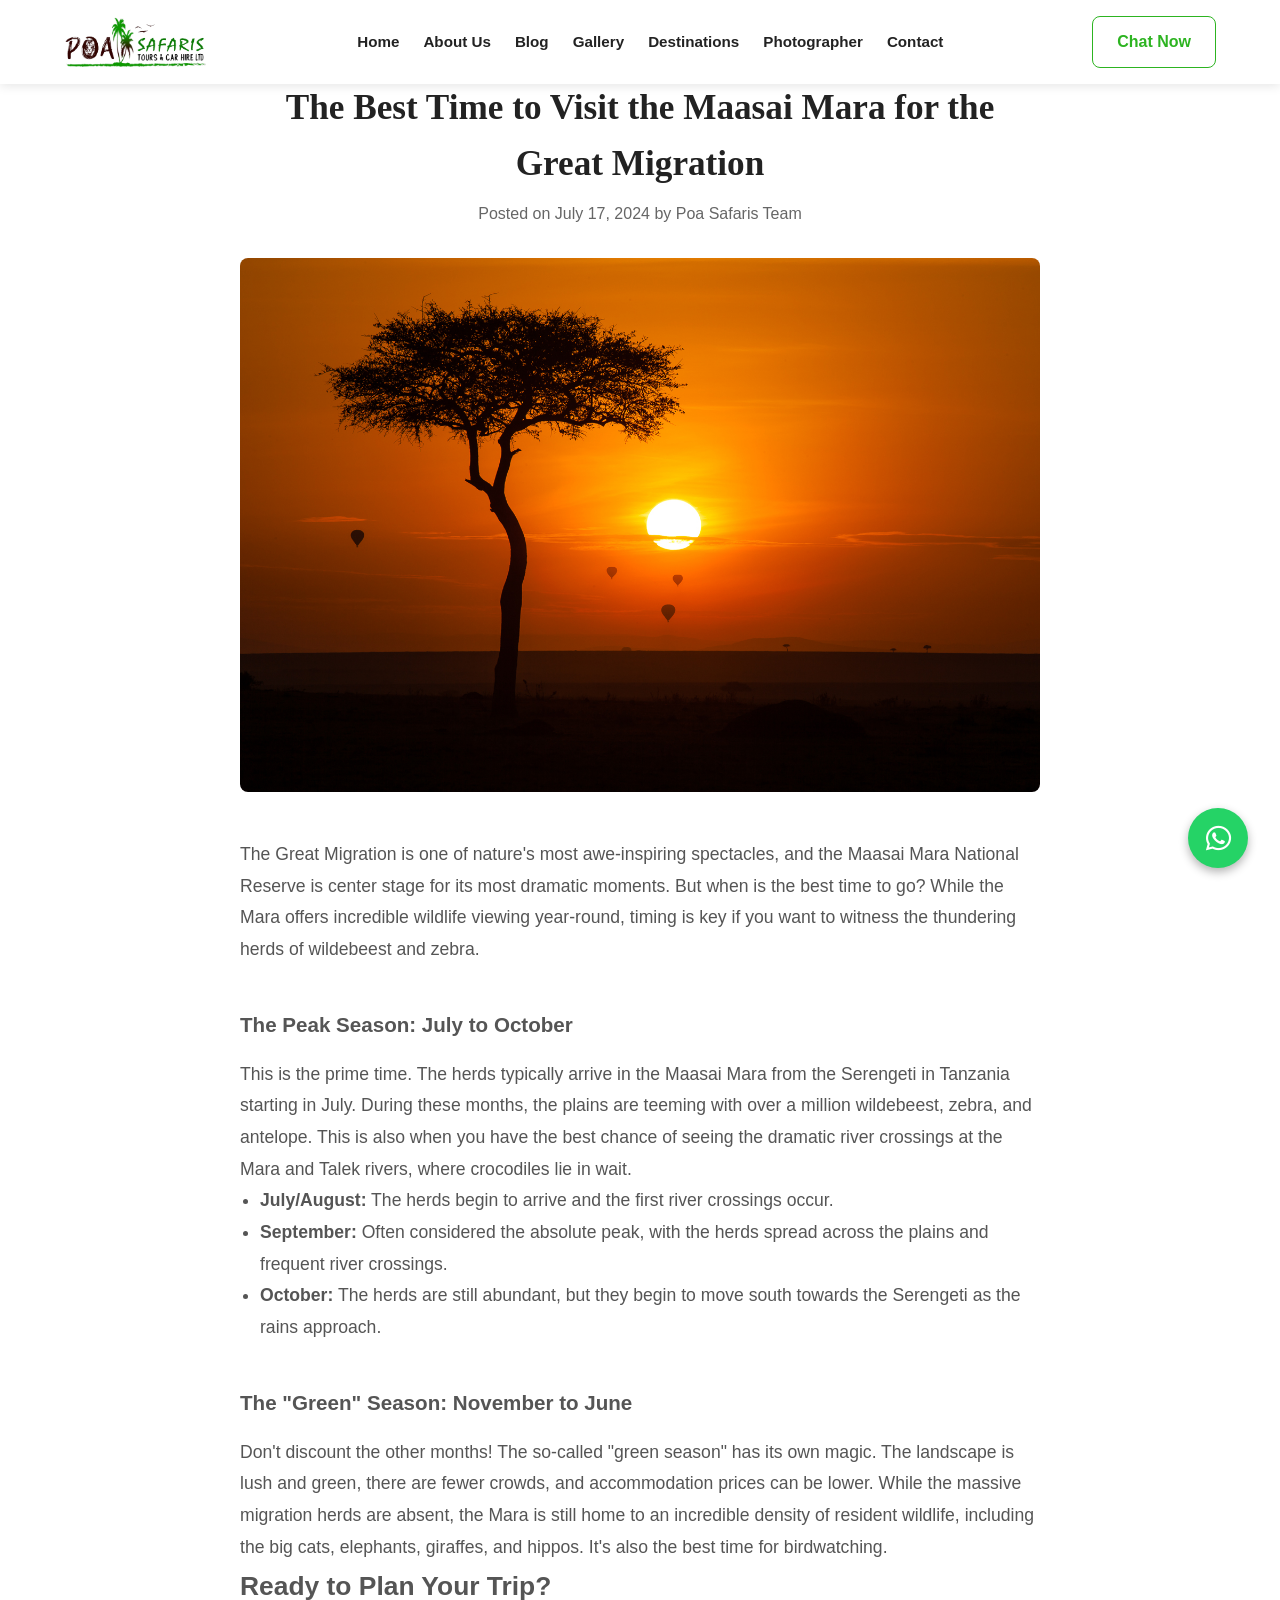
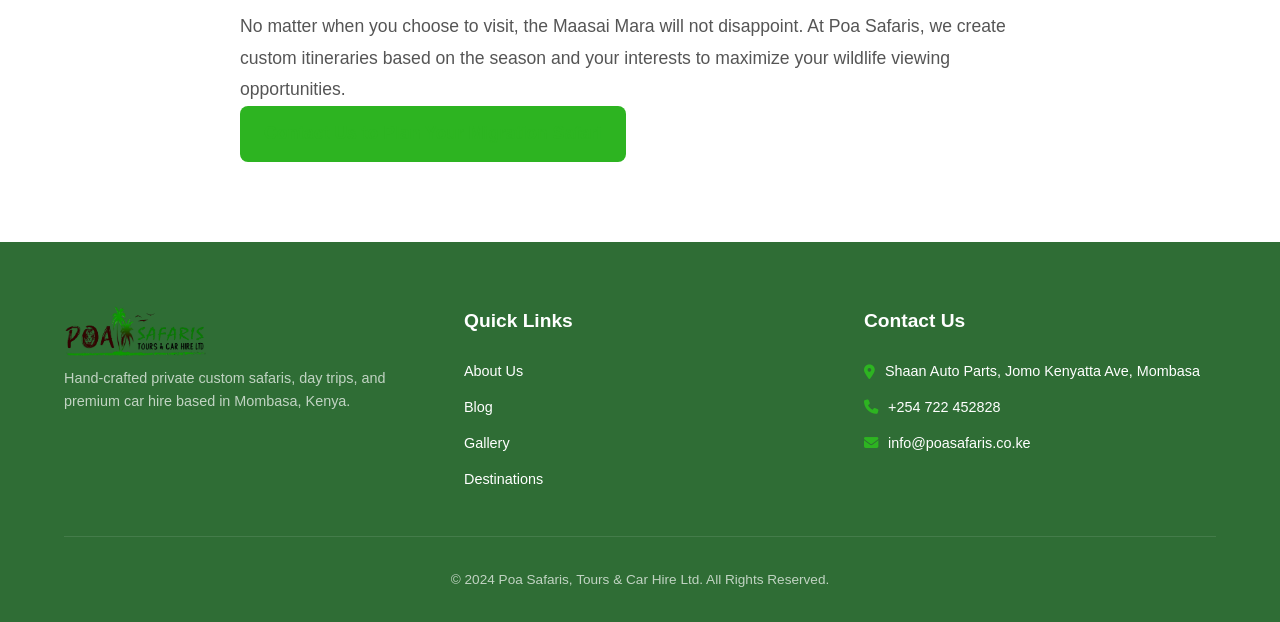
<file: blog-post-1.html>
<!DOCTYPE html>
<html lang="en">
<head>
    <meta charset="UTF-8">
    <meta name="viewport" content="width=device-width, initial-scale=1.0">
    <title>Best Time to Visit Maasai Mara | Poa Safaris Blog</title>
    <meta name="description" content="Timing is everything for the Great Migration. Learn the best months to visit the Maasai Mara to witness this incredible wildlife spectacle.">
    <link rel="icon" type="image/jpeg" href="Poalogo.jpeg">
    <link rel="stylesheet" href="style.css">
    <link rel="preconnect" href="https://fonts.googleapis.com">
    <link rel="preconnect" href="https://fonts.gstatic.com" crossorigin>
    <link href="https://fonts.googleapis.com/css2?family=Poppins:wght@400;500;600;700&family=Playfair+Display:wght@700&display=swap" rel="stylesheet">
    <link rel="stylesheet" href="https://cdnjs.cloudflare.com/ajax/libs/font-awesome/6.4.0/css/all.min.css" integrity="sha512-iecdLmaskl7CVkqkXNQ/ZH/XLlvWZOJyj7Yy7tcenmpD1ypASozpmT/E0iPtmFIB46ZmdtAc9eNBvH0H/ZpiBw==" crossorigin="anonymous" referrerpolicy="no-referrer" />
    <!-- Content Security Policy -->
    <meta http-equiv="Content-Security-Policy" content="default-src 'self'; script-src 'self' https://cdnjs.cloudflare.com; style-src 'self' 'unsafe-inline' https://fonts.googleapis.com https://cdnjs.cloudflare.com; font-src 'self' https://fonts.gstatic.com https://cdnjs.cloudflare.com; img-src 'self' https: data:; connect-src 'self' https://www.google.com; frame-src 'self' https://www.google.com; object-src 'none'; base-uri 'self'; form-action 'self'">
</head>
<body>

    <!-- Navigation Header -->
    <header class="navbar scrolled">
        <div class="container">
            <a href="index.html" class="logo">
                <img src="Poa_logo-nobg.png" alt="Poa Safaris Logo" class="logo-img" width="160" height="50">
            </a>
            <nav class="nav-links">
                <a href="index.html">Home</a>
                <a href="about.html">About Us</a>
                <a href="blog.html">Blog</a>
                <a href="gallery.html">Gallery</a>
                <a href="destinations.html">Destinations</a>
                <a href="photographer.html">Photographer</a>
                <a href="contact.html">Contact</a>
            </nav>
            <div class="nav-cta">
                <a href="https://wa.me/254722452828" target="_blank" rel="noopener noreferrer" class="btn btn-primary">Chat Now</a>
            </div>
            <div class="menu-toggle" id="mobile-menu">
                <span class="bar"></span>
                <span class="bar"></span>
                <span class="bar"></span>
            </div>
        </div>
    </header>

    <main>
        <!-- Blog Post Content -->
        <section class="section">
            <div class="container blog-post-container">
                <div class="blog-post-header">
                    <h1 class="section-title serif-title">The Best Time to Visit the Maasai Mara for the Great Migration</h1>
                    <p class="blog-post-meta">Posted on July 17, 2024 by Poa Safaris Team</p>
                </div>

                <img src="Maasai_Mara_National_Reserve_Kenya.jpg" alt="Wildebeest crossing the Mara River" class="blog-post-featured-img">

                <div class="blog-post-content">
                    <p>The Great Migration is one of nature's most awe-inspiring spectacles, and the Maasai Mara National Reserve is center stage for its most dramatic moments. But when is the best time to go? While the Mara offers incredible wildlife viewing year-round, timing is key if you want to witness the thundering herds of wildebeest and zebra.</p>
                    
                    <h3>The Peak Season: July to October</h3>
                    <p>This is the prime time. The herds typically arrive in the Maasai Mara from the Serengeti in Tanzania starting in July. During these months, the plains are teeming with over a million wildebeest, zebra, and antelope. This is also when you have the best chance of seeing the dramatic river crossings at the Mara and Talek rivers, where crocodiles lie in wait.</p>
                    <ul>
                        <li><strong>July/August:</strong> The herds begin to arrive and the first river crossings occur.</li>
                        <li><strong>September:</strong> Often considered the absolute peak, with the herds spread across the plains and frequent river crossings.</li>
                        <li><strong>October:</strong> The herds are still abundant, but they begin to move south towards the Serengeti as the rains approach.</li>
                    </ul>

                    <h3>The "Green" Season: November to June</h3>
                    <p>Don't discount the other months! The so-called "green season" has its own magic. The landscape is lush and green, there are fewer crowds, and accommodation prices can be lower. While the massive migration herds are absent, the Mara is still home to an incredible density of resident wildlife, including the big cats, elephants, giraffes, and hippos. It's also the best time for birdwatching.</p>

                    <h2>Ready to Plan Your Trip?</h2>
                    <p>No matter when you choose to visit, the Maasai Mara will not disappoint. At Poa Safaris, we create custom itineraries based on the season and your interests to maximize your wildlife viewing opportunities.</p>
                    <a href="contact.html" class="btn btn-primary">Contact Us to Plan Your Migration Safari</a>
                </div>
            </div>
        </section>
    </main>

    <!-- Footer -->
    <footer>
        <div class="container footer-grid">
            <div class="footer-col">
                <a href="index.html" class="logo"><img src="Poa_logo-nobg.png" alt="Poa Safaris Logo" class="footer-logo" style="max-height: 50px; width: auto;" loading="lazy"></a>
                <p>Hand-crafted private custom safaris, day trips, and premium car hire based in Mombasa, Kenya.</p>
            </div>
            <div class="footer-col">
                <h4>Quick Links</h4>
                <ul class="footer-links">
                    <li><a href="about.html">About Us</a></li>
                    <li><a href="blog.html">Blog</a></li>
                    <li><a href="gallery.html">Gallery</a></li>
                    <li><a href="destinations.html">Destinations</a></li>
                </ul>
            </div>
            <div class="footer-col">
                <h4>Contact Us</h4>
                <ul class="footer-contact-list">
                    <li><i class="fas fa-map-marker-alt"></i> <a href="https://maps.app.goo.gl/Ln6xXHCZymjDhqwm7" target="_blank" rel="noopener noreferrer">Shaan Auto Parts, Jomo Kenyatta Ave, Mombasa</a></li>
                    <li><i class="fas fa-phone"></i> <a href="tel:+254722452828">+254 722 452828</a></li>
                    <li><i class="fas fa-envelope"></i> <a href="mailto:info@poasafaris.co.ke">info@poasafaris.co.ke</a></li>
                </ul>
            </div>
        </div>
        <div class="footer-bottom container">
            <p>&copy; 2024 Poa Safaris, Tours & Car Hire Ltd. All Rights Reserved.</p>
        </div>
    </footer>

    <!-- Back to Top & Floating Actions -->
    <a href="#" class="back-to-top-btn" aria-label="Back to top"><i class="fas fa-arrow-up"></i></a>
    <div class="floating-actions">
        <a href="https://wa.me/254722452828" class="float-btn float-wa" target="_blank" rel="noopener noreferrer" aria-label="Chat on WhatsApp"><i class="fab fa-whatsapp"></i></a>
    </div>

    <!-- Centralized JavaScript File -->
    <script src="script.js" defer></script>
</body>
</html>
</file>
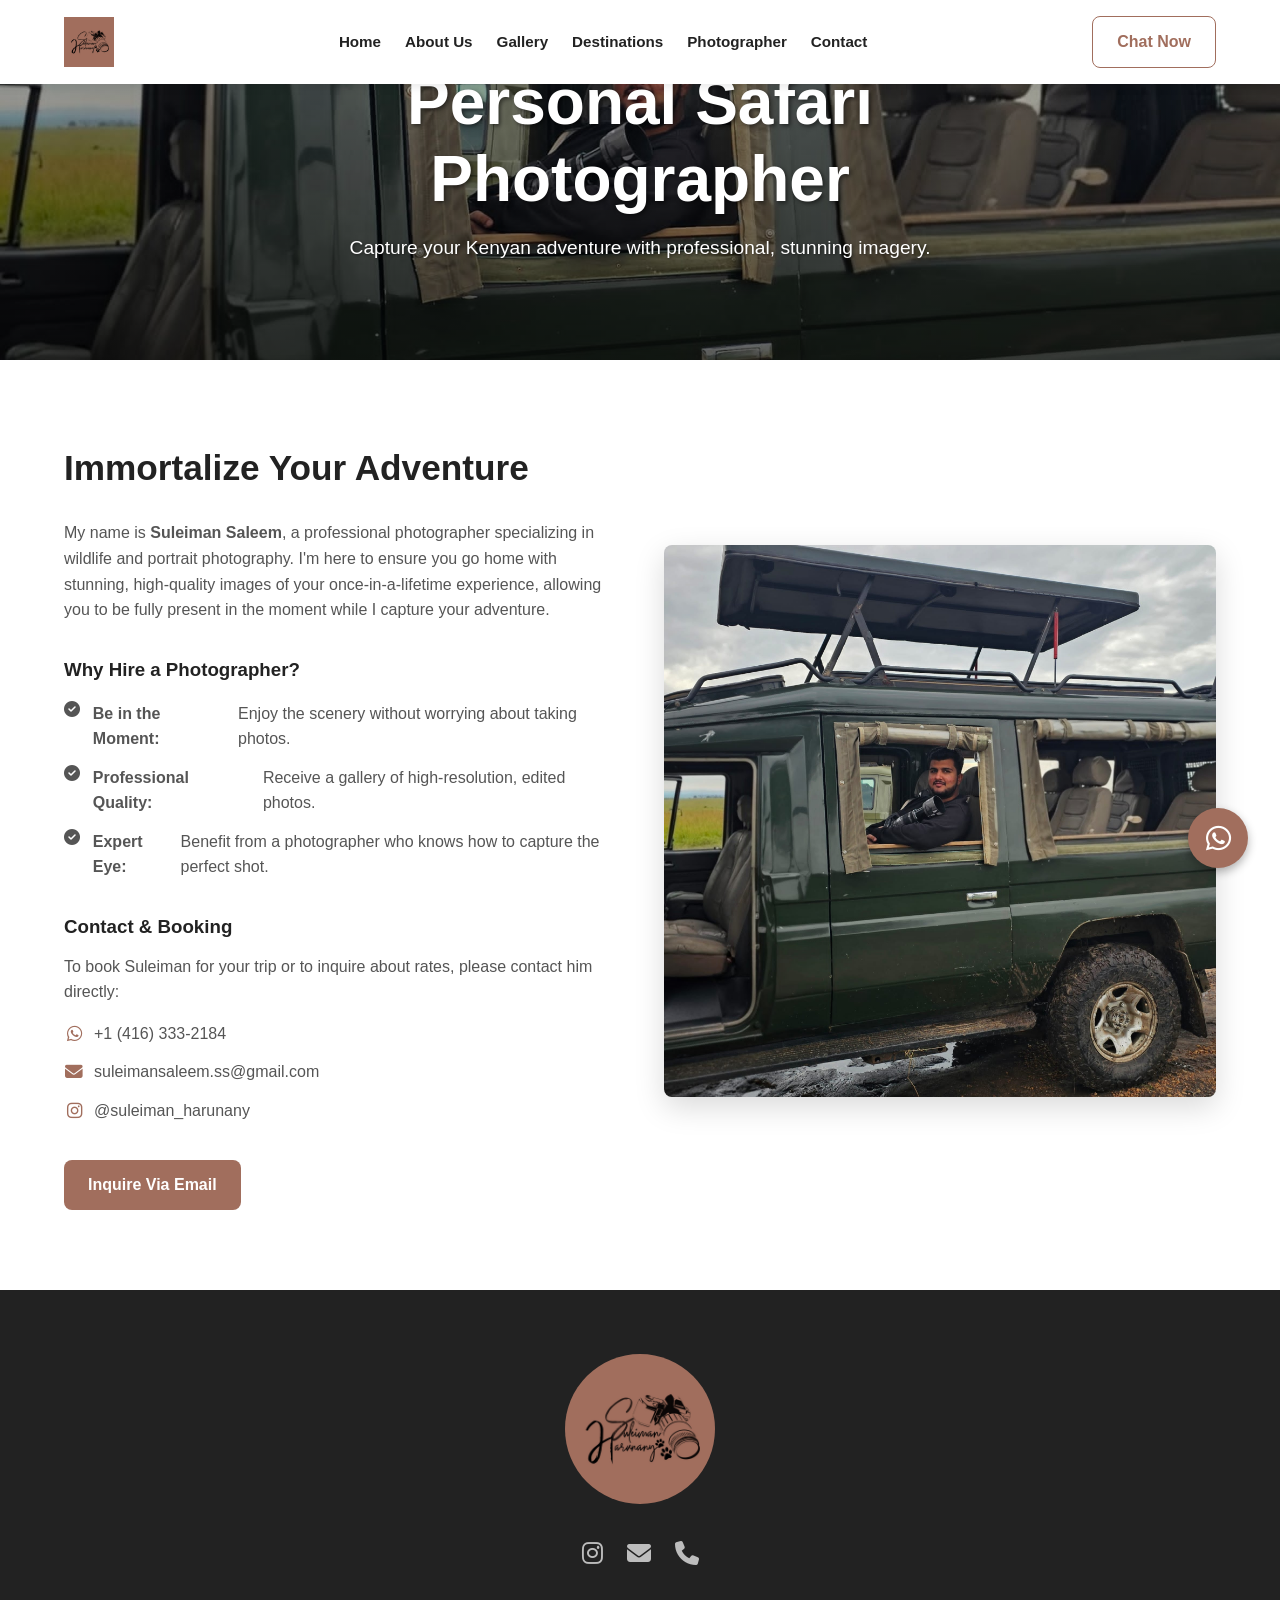
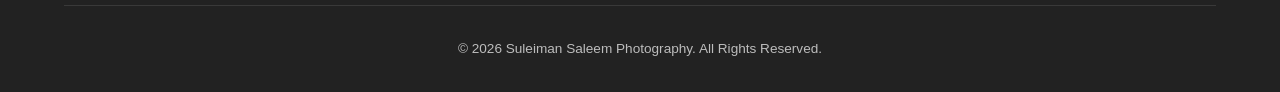
<file: photographer.html>
<!DOCTYPE html>
<html lang="en">
<head>
    <meta charset="UTF-8">
    <meta name="viewport" content="width=device-width, initial-scale=1.0">
    <title>Hire a Personal Safari Photographer in Kenya | Suleiman Saleem</title>
    <meta name="description" content="Hire professional photographer Suleiman Saleem for your Poa Safaris tour. Capture your Kenyan adventure with stunning, high-quality wildlife and portrait photos.">
    <meta name="keywords" content="safari photographer, kenya photography tour, hire photographer kenya, wildlife photography, suleiman saleem">
    <link rel="icon" type="image/jpeg" href="Photog.jpg">
    <link rel="stylesheet" href="style.css">
    <link rel="preconnect" href="https://fonts.googleapis.com">
    <link rel="preconnect" href="https://fonts.gstatic.com" crossorigin>
    <link href="https://fonts.googleapis.com/css2?family=Poppins:wght@400;500;600;700&family=Playfair+Display:wght@700&display=swap" rel="stylesheet">
    <link rel="stylesheet" href="https://cdnjs.cloudflare.com/ajax/libs/font-awesome/6.4.0/css/all.min.css" integrity="sha512-iecdLmaskl7CVkqkXNQ/ZH/XLlvWZOJyj7Yy7tcenmpD1ypASozpmT/E0iPtmFIB46ZmdtAc9eNBvH0H/ZpiBw==" crossorigin="anonymous" referrerpolicy="no-referrer" />
    <!-- Content Security Policy -->
    <meta http-equiv="Content-Security-Policy" content="default-src 'self'; script-src 'self' https://cdnjs.cloudflare.com; style-src 'self' 'unsafe-inline' https://fonts.googleapis.com https://cdnjs.cloudflare.com; font-src 'self' https://fonts.gstatic.com https://cdnjs.cloudflare.com; img-src 'self' https: data:; connect-src 'self' https://www.google.com; frame-src 'self' https://www.google.com; object-src 'none'; base-uri 'self'; form-action 'self'">
    <style>
        :root {
            --primary: #a16e5d; /* rgba(161, 110, 93) */
            --primary-hover: #895d4e;
            --navy: #2a2a2a; /* Darker footer background */
            --footer-bg: #222222; /* Override footer to be dark for this page */
        }
        .float-btn.float-wa {
            background-color: var(--primary);
        }
        .float-btn.float-wa:hover {
            background-color: var(--primary-hover);
        }
        .social-links-footer a {
            color: rgba(255,255,255,0.7);
            font-size: 1.5rem;
            margin: 0 10px;
            transition: var(--transition);
        }
        .social-links-footer a:hover {
            color: var(--primary);
        }
    </style>
</head>
<body>

    <!-- Navigation Header -->
    <header class="navbar scrolled"> <!-- Add 'scrolled' class for solid background on inner pages -->
        <div class="container">
            <a href="index.html" class="logo">
                <img src="Photog.jpg" alt="Photographer Logo" class="logo-img" width="50" height="50">
            </a>
            <nav class="nav-links">
                <a href="index.html">Home</a>
                <a href="about.html">About Us</a>
                <a href="gallery.html">Gallery</a>
                <a href="destinations.html">Destinations</a>
                <a href="photographer.html" class="active">Photographer</a>
                <a href="contact.html">Contact</a>
            </nav>
            <div class="nav-cta">
                <a href="https://wa.me/254722452828" target="_blank" rel="noopener noreferrer" class="btn btn-primary">Chat Now</a>
            </div>
            <div class="menu-toggle" id="mobile-menu">
                <span class="bar"></span>
                <span class="bar"></span>
                <span class="bar"></span>
            </div>
        </div>
    </header>

    <!-- Inner Page Hero -->
    <section class="page-hero" style="background: url('Feature.jpg') no-repeat center center/cover;">
        <div class="hero-overlay"></div>
        <div class="container hero-content text-center">
            <h1>Personal Safari Photographer</h1>
            <p>Capture your Kenyan adventure with professional, stunning imagery.</p>
        </div>
    </section>

    <!-- Photographer Content Section -->
    <section class="section">
        <div class="container about-layout">
            <div class="about-text">
                <h2>Immortalize Your Adventure</h2>
                <p>My name is <strong>Suleiman Saleem</strong>, a professional photographer specializing in wildlife and portrait photography. I'm here to ensure you go home with stunning, high-quality images of your once-in-a-lifetime experience, allowing you to be fully present in the moment while I capture your adventure.</p>
                
                <h3 class="mt-2">Why Hire a Photographer?</h3>
                <ul class="about-list">
                    <li><i class="fas fa-check-circle"></i> <strong>Be in the Moment:</strong> Enjoy the scenery without worrying about taking photos.</li>
                    <li><i class="fas fa-check-circle"></i> <strong>Professional Quality:</strong> Receive a gallery of high-resolution, edited photos.</li>
                    <li><i class="fas fa-check-circle"></i> <strong>Expert Eye:</strong> Benefit from a photographer who knows how to capture the perfect shot.</li>
                </ul>

                <h3 class="mt-2">Contact & Booking</h3>
                <p>To book Suleiman for your trip or to inquire about rates, please contact him directly:</p>
                <ul class="contact-list-page">
                    <li><i class="fab fa-whatsapp"></i> <a href="https://wa.me/14163332184?text=Hello!%20I%20am%20interested%20in%20hiring%20a%20photographer." target="_blank" rel="noopener noreferrer">+1 (416) 333-2184</a></li>
                    <li><i class="fas fa-envelope"></i> <a href="mailto:suleimansaleem.ss@gmail.com">suleimansaleem.ss@gmail.com</a></li>
                    <li><i class="fab fa-instagram"></i> <a href="https://www.instagram.com/suleiman_harunany?igsh=MXV0ZDJiODJpam0yaQ==" target="_blank" rel="noopener noreferrer">@suleiman_harunany</a></li>
                </ul>
                 <a href="mailto:suleimansaleem.ss@gmail.com" class="btn btn-primary" style="margin-top: 1.5rem;">Inquire Via Email</a>
            </div>
            <div class="about-image">
                <img src="Feature.jpg" alt="Photographer with camera in a safari setting" class="rounded-img" loading="lazy" width="555" height="370">
            </div>
        </div>
    </section>

    <!-- EXPANDED FOOTER -->
    <footer>
        <div class="container text-center">
            <div class="footer-brand" style="margin-bottom: 1.5rem;">
                <img src="Photog.jpg" width="150" height="150" alt="Photographer Logo" class="footer-logo" style="border-radius: 50%;" loading="lazy" />
            </div>
            <div class="social-links-footer" style="margin-bottom: 2rem; padding-bottom: 2rem; border-bottom: 1px solid rgba(255,255,255,0.1);">
                <a href="https://www.instagram.com/suleiman_harunany?igsh=MXV0ZDJiODJpam0yaQ==" target="_blank" rel="noopener noreferrer" aria-label="Instagram"><i class="fab fa-instagram"></i></a>
                <a href="mailto:suleimansaleem.ss@gmail.com" aria-label="Email"><i class="fas fa-envelope"></i></a>
                <a href="tel:+14163332184" aria-label="Phone"><i class="fas fa-phone"></i></a>
            </div>
            <div class="footer-bottom">
                <p>&copy; 2026 Suleiman Saleem Photography. All Rights Reserved.</p>
        </div>
    </footer>

    <!-- Floating WhatsApp Button -->
    <div class="floating-actions">
        <a href="https://wa.me/14163332184" class="float-btn float-wa" target="_blank" rel="noopener noreferrer" aria-label="Chat on WhatsApp">
            <i class="fab fa-whatsapp"></i>
        </a>
    </div>

    <!-- Centralized JavaScript File -->
    <script src="script.js" defer></script>

</body>
</html>
</file>
<file: style.css>
/* =========================================
   1. GLOBAL VARIABLES & RESET
   ========================================= */
:root {
    --primary: #2db421;       /* Anthill Green */
    --primary-hover: #669c1c;
    --dark: #222222;          /* Dark Grey/Black */
    --footer-bg: #2f6d35;      /* Dark Safari Green */
    --whatsapp: #25d366;      /* WhatsApp Green */
    --whatsapp-hover: #128c7e;
    --light: #f8f9fa;         /* Light Grey Background */
    --text: #555555;
    --white: #ffffff;
    --navy: #193375; /* Kept for footer, but primary color is now green */
    --border-radius: 8px;
    --transition: all 0.3s ease;
}

* {
    margin: 0;
    padding: 0;
    box-sizing: border-box;
}

html {
    scroll-behavior: smooth;
}

body {
    font-family: "Poppins", -apple-system, BlinkMacSystemFont, "Segoe UI", Roboto, Helvetica, Arial, sans-serif;
    color: var(--text);
    line-height: 1.6;
    background-color: var(--white);
}

main {
    display: block; /* Ensures main tag works correctly in older browsers */
}

.container {
    width: 90%;
    max-width: 1200px;
    margin: 0 auto;
}

/* Typography Utilities */
.section-title {
    font-size: 2.2rem;
    color: var(--dark);
    margin-bottom: 2.5rem;
}

.serif-title {
    font-family: "Playfair Display", serif;
}

.text-center {
    text-align: center;
}

.text-primary {
    color: var(--primary);
}

.bg-light { background-color: var(--light); }
.bg-white { background-color: var(--white); }
.bg-navy { background-color: var(--navy); }

/* =========================================
   2. NAVIGATION BAR
   ========================================= */
.navbar {
    background-color: transparent;
    padding: 1rem 0;
    position: fixed; /* Changed from sticky to fixed for overlay effect */
    width: 100%;
    top: 0;
    z-index: 1000;
    transition: background-color 0.4s ease, box-shadow 0.4s ease;
}

.navbar .container {
    display: flex;
    justify-content: space-between;
    align-items: center;
    flex-wrap: wrap; /* Allows wrapping on very small screens */
}

.navbar.scrolled {
    background-color: var(--white);
    box-shadow: 0 2px 10px rgba(0,0,0,0.1);
}
.navbar.scrolled .logo, .navbar.scrolled .nav-links a {
    color: var(--dark);
}

.logo-img {
    max-height: 50px;
    width: auto;
    display: block;
}

.logo {
    font-size: 1.5rem;
    font-weight: 700;
    color: var(--white); /* White text on transparent nav */
    text-decoration: none;
}

.logo span {
    color: var(--primary);
}

.menu-toggle {
    display: none; /* Hidden by default on desktop */
    cursor: pointer;
    padding: 5px;
}

.nav-links {
    display: flex;
    align-items: center;
    gap: 1.5rem;
}

.nav-links a {
    text-decoration: none;
    color: var(--white); /* White text on transparent nav */
    font-weight: 600;
    font-size: 0.95rem;
    transition: var(--transition);
}

.nav-links a:hover {
    color: var(--primary);
}

.navbar.scrolled .nav-links a:hover {
    color: var(--primary);
}

.nav-cta {
    display: flex;
}

.navbar.scrolled .nav-cta .btn-primary {
    background-color: transparent;
    color: var(--primary);
    border: 1px solid var(--primary);
}

.navbar.scrolled .nav-cta .btn-primary:hover {
    background-color: var(--primary-hover);
    color: var(--white);
}

/* =========================================
   3. BUTTONS & HERO SECTION
   ========================================= */
.btn {
    display: inline-flex;
    align-items: center;
    gap: 0.5rem;
    padding: 0.75rem 1.5rem;
    border-radius: var(--border-radius);
    text-decoration: none;
    font-weight: 600;
    transition: var(--transition);
    cursor: pointer;
    border: none;
}

.btn-primary {
    background-color: var(--primary);
    color: var(--white);
}

.btn-primary:hover {
    background-color: var(--primary-hover);
    transform: translateY(-2px);
}

.btn-whatsapp {
    background-color: var(--whatsapp);
    color: var(--white);
}

.btn-whatsapp:hover {
    background-color: var(--whatsapp-hover);
    transform: translateY(-2px);
}

.hero {
    position: relative;
    background: url('WhatsApp\ Image\ 2026-07-13\ at\ 6.20.16\ PM.jpeg') no-repeat center center/cover;
    height: 90vh;
    display: flex;
    align-items: center;
    color: var(--white);
}

.hero-overlay {
    position: absolute;
    top: 0; left: 0; right: 0; bottom: 0;
    background: linear-gradient(to top, rgba(0,0,0,0.6), rgba(0,0,0,0.2));
    z-index: 1;
}

.hero-content {
    position: relative;
    z-index: 2;
    max-width: 700px;
}

.hero-content h1 {
    font-size: 4rem;
    margin-bottom: 1rem;
    line-height: 1.2;
    text-shadow: 2px 2px 4px rgba(0,0,0,0.5);
}

.hero-content p {
    font-size: 1.2rem;
    margin-bottom: 2rem;
    text-shadow: 1px 1px 3px rgba(0,0,0,0.5);
}

/* Inner Page Hero (About, Contact, etc.) */
.page-hero {
    position: relative;
    background: url('WhatsApp\ Image\ 2026-07-13\ at\ 6.20.24\ PM.jpeg') no-repeat center center/cover;
    height: 40vh; /* Shorter than homepage hero */
    display: flex;
    align-items: center;
    justify-content: center; /* Center content horizontally */
    color: var(--white);
}

/* =========================================
   4. LAYOUT GRIDS (ABOUT, DESTINATIONS, CONTACT)
   ========================================= */
.section {
    padding: 5rem 0;
}

.grid {
    display: grid;
    gap: 2rem;
}

/* About Layout */
.about-layout {
    display: grid;
    gap: 3rem;
    align-items: center;
}

@media(min-width: 768px) {
    .about-layout { grid-template-columns: repeat(2, 1fr); }
}

.about-text h2 {
    color: var(--dark);
    margin-bottom: 1.5rem;
    font-size: 2.2rem;
}

.about-text h3 {
    color: var(--dark);
    margin-bottom: 0.75rem;
}

.about-list {
    list-style: none;
    margin-top: 1rem;
    padding: 0;
}

.about-list li {
    margin-bottom: 0.8rem;
    display: flex;
    align-items: flex-start;
    gap: 0.8rem;
}

.about-list h4 {
    font-size: 1.1rem;
    color: var(--dark);
    margin-bottom: 0.2rem;
}

.about-list p {
    margin: 0;
    line-height: 1.4;
}

.contact-list-page {
    list-style: none;
    padding: 0;
    margin-top: 1rem;
}
.contact-list-page li {
    display: flex;
    align-items: center;
    gap: 10px;
    margin-bottom: 0.8rem;
    font-size: 1rem;
}
.contact-list-page i {
    color: var(--primary);
    font-size: 1.1rem;
    width: 20px; /* align icons */
    text-align: center;
}
.contact-list-page a {
    color: var(--text);
    text-decoration: none;
}

.rounded-img {
    width: 100%;
    height: auto; /* Add this to maintain aspect ratio */
    border-radius: var(--border-radius);
    box-shadow: 0 10px 30px rgba(0,0,0,0.15);
}

/* Cards (Destinations) */
@media(min-width: 768px) {
    .card-grid { grid-template-columns: repeat(3, 1fr); }
}

.card {
    background: var(--white);
    border-radius: var(--border-radius);
    overflow: hidden; /* Changed back to hidden to clip image */
    box-shadow: 0 4px 15px rgba(0,0,0,0.05);
    transition: var(--transition);
}

.card:hover {
    transform: translateY(-5px);
    box-shadow: 0 10px 25px rgba(0,0,0,0.1);
}

.card-img {
    position: relative;
    height: 220px;
    background-size: cover;
    background-position: center;
}

.card-body {
    padding: 1.5rem;
}

.card-body h3 {
    margin-bottom: 0.5rem;
    color: var(--dark);
}

.card-link {
    text-decoration: none;
    color: var(--primary);
    font-weight: bold;
    display: inline-flex;
    align-items: center;
    gap: 0.5rem;
}
.card-link:hover {
    color: var(--primary-hover);
}

.card-tag {
    position: absolute;
    top: 1rem;
    left: 1rem;
    background-color: var(--primary);
    color: var(--white);
    padding: 0.25rem 0.75rem;
    border-radius: 50px;
    font-size: 0.8rem;
    font-weight: 600;
    z-index: 5;
}

/* =========================================
   DESTINATIONS PAGE
   ========================================= */
.destinations-grid {
    display: grid;
    grid-template-columns: 1fr; /* Single column on mobile */
    gap: 2.5rem;
}

@media(min-width: 768px) {
    .destinations-grid {
        grid-template-columns: repeat(2, 1fr); /* Two columns on tablet */
    }
}

@media(min-width: 1024px) {
    .destinations-grid {
        grid-template-columns: repeat(3, 1fr); /* Three columns on desktop */
    }
}

/* Flip Card Styles */
.flip-card {
    background-color: transparent;
    height: 380px;
    perspective: 1000px;
    border-radius: var(--border-radius);
    transition: var(--transition);
    box-shadow: 0 5px 20px rgba(0,0,0,0.07);
}

.flip-card:hover {
    transform: translateY(-5px);
    box-shadow: 0 10px 30px rgba(0,0,0,0.12);
}

.flip-card-inner {
    position: relative;
    width: 100%;
    height: 100%;
    transition: transform 0.8s;
    transform-style: preserve-3d;
}

.flip-card:hover .flip-card-inner {
    transform: rotateY(180deg);
}

.flip-card-front,
.flip-card-back {
    position: absolute;
    width: 100%;
    height: 100%;
    -webkit-backface-visibility: hidden; /* Safari */
    backface-visibility: hidden;
    border-radius: var(--border-radius);
    overflow: hidden;
}

.flip-card-front {
    color: var(--white);
    display: flex;
    align-items: flex-end;
    justify-content: center;
    background-size: cover;
    background-position: center;
}

.flip-card-front::after {
    content: '';
    position: absolute;
    top: 0; left: 0; right: 0; bottom: 0;
    background: linear-gradient(to top, rgba(0,0,0,0.7), rgba(0,0,0,0.1));
    z-index: 1;
}

.flip-card-front h3 {
    position: relative;
    z-index: 2;
    padding: 1.5rem;
    font-size: 1.5rem;
    text-align: center;
    text-shadow: 1px 1px 3px rgba(0,0,0,0.5);
    margin: 0;
}

.flip-card-back {
    background-color: var(--white);
    color: var(--text);
    transform: rotateY(180deg);
    padding: 1.5rem;
    display: flex;
    flex-direction: column;
}

.flip-card-back p {
    font-size: 0.9rem;
    margin-bottom: 1rem;
    flex-grow: 1;
}

.fun-fact {
    background-color: var(--light);
    border-left: 4px solid var(--primary);
    padding: 0.8rem 1rem;
    font-size: 0.85rem;
    font-style: italic;
    margin-top: auto; /* Pushes to the bottom */
}

.fun-fact strong {
    color: var(--primary);
}

/* =========================================
   GALLERY PAGE
   ========================================= */
.gallery-grid {
    display: grid;
    grid-template-columns: repeat(auto-fit, minmax(280px, 1fr));
    gap: 1.5rem;
}

.gallery-item {
    border-radius: var(--border-radius);
    overflow: hidden;
    box-shadow: 0 5px 15px rgba(0,0,0,0.08);
    cursor: pointer;
    transition: var(--transition);
    height: 250px;
}

.gallery-item:hover {
    transform: scale(1.03);
    box-shadow: 0 8px 25px rgba(0,0,0,0.15);
}

.gallery-item img {
    width: 100%;
    height: 100%;
    object-fit: cover;
    object-position: center;
}

/* Lightbox Modal */
.lightbox {
    position: fixed;
    z-index: 9999;
    left: 0;
    top: 0;
    width: 100%;
    height: 100%;
    background-color: rgba(0, 0, 0, 0.9);
    display: none;
    align-items: center;
    justify-content: center;
    padding: 20px;
}

.lightbox-content {
    max-width: 90%;
    max-height: 80vh;
    border-radius: var(--border-radius);
}

.lightbox-close {
    position: absolute;
    top: 20px;
    right: 35px;
    color: #f1f1f1;
    font-size: 40px;
    font-weight: bold;
    transition: 0.3s;
    cursor: pointer;
}

.lightbox-close:hover,
.lightbox-close:focus {
    color: #bbb;
    text-decoration: none;
}

.lightbox-caption {
    text-align: center;
    color: #ccc;
    padding: 15px 0;
    font-size: 0.9rem;
    position: absolute;
    bottom: 20px;
    width: 100%;
    left: 0;
}

/* =========================================
   5. REUSABLE COMPONENTS
   ========================================= */
.subtitle-caps {
    color: var(--primary);
    font-size: 0.85rem;
    letter-spacing: 3px;
    font-weight: 700;
    text-transform: uppercase;
    margin-bottom: 10px;
}
.icon-circle-small {
    width: 50px;
    height: 50px;
    flex-shrink: 0;
    border-radius: 50%;
    display: flex;
    align-items: center;
    justify-content: center;
    font-size: 1.2rem;
    color: var(--white);
    background-color: var(--primary);
}

/* =========================================
   6. HORIZONTAL SCROLLING TESTIMONIALS
   ========================================= */
.subtitle-gray { 
    color: #777; 
    font-size: 1rem; 
}

.overflow-hidden {
    overflow: hidden;
}

.marquee-wrapper {
    width: 100%;
    position: relative;
    padding: 1rem 0 3rem;
}

.marquee-track {
    display: flex;       /* Forces boxes into a horizontal row */
    flex-direction: row; 
    width: max-content;
    gap: 2rem;
    padding: 0 1rem;
    /* Animation definition */
    animation: scroll-marquee 30s linear infinite;
}

/* Pause the scrolling when user hovers mouse over the area */
.marquee-track:hover {
    animation-play-state: paused;
}

.testi-card {
    background: var(--white);
    border: none;
    border-radius: 10px;
    padding: 2rem;
    width: 400px;
    flex-shrink: 0;
    text-align: left;
    display: flex;
    flex-direction: column;
    justify-content: space-between;
    box-shadow: 0 4px 15px rgba(0,0,0,0.03);
}

.testi-card p {
    color: #555;
    font-size: 0.95rem;
    line-height: 1.6;
    font-style: italic;
    margin-bottom: 1.5rem;
}

.testi-author {
    display: flex;
    align-items: center;
    gap: 15px;
    border-top: 1px solid #eee;
    padding-top: 1rem;
}

.testi-author img {
    width: 50px;
    height: 50px;
    border-radius: 50%;
    object-fit: cover;
}

.testi-author h4 {
    margin: 0;
    color: var(--dark);
    font-size: 1rem;
}

.testi-author span {
    font-size: 0.85rem;
    color: #888;
}

/* Mathematical translation for seamless infinite looping */
@keyframes scroll-marquee {
    0% { transform: translateX(0); }
    100% { transform: translateX(calc(-50% - 1rem)); } /* -50% for duplicated content, -1rem for half the gap */
}

/* =========================================
   STATISTICS SECTION
   ========================================= */
.stats-grid {
    display: grid;
    grid-template-columns: repeat(auto-fit, minmax(220px, 1fr));
    gap: 3rem;
    padding: 2rem 0;
    align-items: start;
}

.stat-item {
    display: flex;
    flex-direction: column;
    align-items: center;
}

.stat-circle {
    width: 180px;
    height: 180px;
    border: 6px solid var(--primary);
    border-radius: 50%;
    display: flex;
    align-items: center;
    justify-content: center;
    margin-bottom: 1.5rem;
    color: var(--dark);
    background: var(--white);
    box-shadow: 0 5px 15px rgba(0,0,0,0.05);
}

.stat-circle h2 {
    font-size: 3.5rem;
    font-weight: 700;
    margin: 0;
    line-height: 1;
}

.stat-circle .plus {
    font-size: 2.5rem;
    font-weight: 600;
    color: var(--primary);
    margin-left: 5px;
}

.stat-label {
    color: var(--text);
    font-size: 1rem;
    letter-spacing: 2px;
    font-weight: 600;
    text-transform: uppercase;
}

/* =========================================
   7. CONTACT & MAP SECTION
   ========================================= */
.contact-layout {
    display: grid;
    gap: 3rem;
}

@media(min-width: 992px) {
    .contact-layout { grid-template-columns: 1fr 2fr; }
}

.details-box {
    background-color: var(--light);
    padding: 2rem;
    border-radius: var(--border-radius);
    height: 100%;
}

.details-box h2 {
    color: var(--dark);
    margin-bottom: 1rem;
}

.details-box p {
    margin-bottom: 0.5rem;
    display: flex;
    align-items: center;
    gap: 10px;
}

.details-box p a {
    color: var(--text);
    text-decoration: none;
    transition: var(--transition);
}

.details-box p a:hover {
    color: var(--primary);
}

.mt-2 { margin-top: 2rem; }

.map-container {
    border-radius: var(--border-radius);
    overflow: hidden; /* Ensures the iframe corners are rounded */
    min-height: 400px; /* Ensures a good height on mobile and as a fallback */
    height: 100%; /* Allows it to stretch in the grid on desktop */
}

.map-container iframe {
    width: 100%;
    height: 100%;
    border: 0;
}

/* =========================================
   8. FOOTER & FLOATING ACTIONS
   ========================================= */
footer {
    background-color: var(--footer-bg);
    color: rgba(255, 255, 255, 0.7);
    padding: 4rem 0 2rem;
    font-size: 0.9rem;
}

.footer-grid {
    display: grid;
    gap: 3rem;
    padding-bottom: 2rem;
    border-bottom: 1px solid rgba(255,255,255,0.1);
    margin-bottom: 2rem;
}

@media(min-width: 768px) {
    .footer-grid { grid-template-columns: repeat(3, 1fr); }
}

.footer-col h4 {
    color: var(--white);
    font-size: 1.2rem;
    margin-bottom: 1.5rem;
}

.footer-col h4 span {
    color: var(--primary);
}

.footer-links, .footer-contact-list {
    list-style: none;
}

.footer-links li, .footer-contact-list li {
    margin-bottom: 0.8rem;
}

.footer-links a {
    color: var(--white);
    text-decoration: none;
    transition: var(--transition);
}

.footer-links a:hover {
    color: var(--primary);
    padding-left: 5px;
}

.footer-contact-list li {
    display: flex;
    align-items: center;
    gap: 10px;
}

.footer-contact-list i { color: var(--primary); }

.social-links {
    margin-top: 1.5rem;
}

.social-links a {
    color: var(--white);
    font-size: 1.3rem;
    margin-right: 1rem;
    transition: var(--transition);
    text-decoration: none;
}
.social-links a:hover { color: var(--primary); }

.footer-contact-list a {
    color: var(--white);
    text-decoration: none;
    transition: var(--transition);
}

.footer-contact-list a:hover {
    color: var(--primary);
}

.footer-bottom { text-align: center; font-size: 0.85rem; }

/* Floating WhatsApp Button */
.floating-actions {
    position: fixed;
    bottom: 2rem;
    right: 2rem;
    z-index: 2000;
}

.float-btn {
    display: flex;
    align-items: center;
    justify-content: center;
    width: 60px;
    height: 60px;
    border-radius: 50%;
    color: var(--white);
    font-size: 1.8rem;
    background-color: var(--whatsapp);
    box-shadow: 0 4px 10px rgba(0,0,0,0.3);
    transition: var(--transition);
    text-decoration: none;
}

.float-btn:hover {
    background-color: var(--whatsapp-hover);
    transform: scale(1.1);
}

/* Back to Top Button */
.back-to-top-btn {
    position: fixed;
    bottom: 6.5rem; /* Position above the WhatsApp button */
    right: 2rem;
    z-index: 1999;
    display: flex;
    align-items: center;
    justify-content: center;
    width: 45px;
    height: 45px;
    border-radius: 50%;
    color: var(--white);
    background-color: var(--primary);
    box-shadow: 0 4px 10px rgba(0,0,0,0.2);
    text-decoration: none;
    opacity: 0;
    visibility: hidden;
    transform: translateY(20px);
    transition: opacity 0.3s, visibility 0.3s, transform 0.3s;
}

.back-to-top-btn.show {
    opacity: 1;
    visibility: visible;
    transform: translateY(0);
}

.back-to-top-btn:hover {
    background-color: var(--primary-hover);
}

/* =========================================
   BLOG STYLES
   ========================================= */
.blog-grid {
    display: grid;
    grid-template-columns: repeat(auto-fit, minmax(320px, 1fr));
    gap: 2rem;
}

.blog-card {
    background: var(--white);
    border-radius: var(--border-radius);
    box-shadow: 0 4px 15px rgba(0,0,0,0.05);
    overflow: hidden;
    display: flex;
    flex-direction: column;
}

.blog-card-img-link img {
    width: 100%;
    height: 220px;
    object-fit: cover;
    transition: transform 0.4s ease;
}

.blog-card:hover .blog-card-img-link img {
    transform: scale(1.05);
}

.blog-card-body { padding: 1.5rem; }
.blog-card-meta { font-size: 0.8rem; color: #777; margin-bottom: 0.5rem; }
.blog-card-body h3 { margin-bottom: 0.75rem; font-size: 1.3rem; }
.blog-card-body h3 a { color: var(--dark); text-decoration: none; transition: var(--transition); }
.blog-card-body h3 a:hover { color: var(--primary); }
.blog-card-body p { font-size: 0.95rem; margin-bottom: 1.5rem; }

/* Single Blog Post */
.blog-post-container { max-width: 800px; }
.blog-post-header { text-align: center; margin-bottom: 2rem; }
.blog-post-meta { color: #666; margin-top: -2rem; margin-bottom: 2rem; }
.blog-post-featured-img { width: 100%; border-radius: var(--border-radius); margin-bottom: 2.5rem; }
.blog-post-content { font-size: 1.1rem; line-height: 1.8; }
.blog-post-content h3 { margin-top: 2.5rem; margin-bottom: 1rem; }
.blog-post-content ul { margin-left: 20px; margin-bottom: 1.5rem; }
.blog-post-content a { color: var(--primary); }

/* =========================================
   9. RESPONSIVE & MOBILE MENU
   ========================================= */

@media (max-width: 992px) {
    .navbar .container {
        flex-wrap: nowrap; /* Prevent logo and hamburger from wrapping */
    }

    .nav-links {
        display: none; /* Hide by default on mobile */
        flex-direction: column;
        width: 100%;
        background-color: var(--white);
        position: absolute;
        top: 70px; /* Adjust based on navbar height */
        left: 0;
        padding: 1rem 0;
        box-shadow: 0 4px 10px rgba(0,0,0,0.1);
        gap: 0;
        z-index: 999;
    }

    .nav-links.active {
        display: flex; /* Show when active */
    }

    .nav-links a {
        color: var(--dark); /* Always dark text in mobile dropdown */
        padding: 0.75rem 2rem;
        width: 100%;
    }
    
    .nav-links a:hover {
        background-color: var(--light);
        color: var(--primary);
    }

    .nav-cta {
        display: none; /* Hide CTA button on mobile nav */
    }

    .menu-toggle {
        display: flex;
        flex-direction: column;
        gap: 5px;
    }

    .menu-toggle .bar {
        width: 28px;
        height: 3px;
        background-color: var(--white);
        border-radius: 5px;
        transition: var(--transition);
    }

    .navbar.scrolled .menu-toggle .bar {
        background-color: var(--dark);
    }
}

@media (max-width: 480px) {
    .hero-content h1 { font-size: 2.8rem; }
    .section-title { font-size: 1.8rem; }
    .testi-card { width: 320px; }
}
</file>
